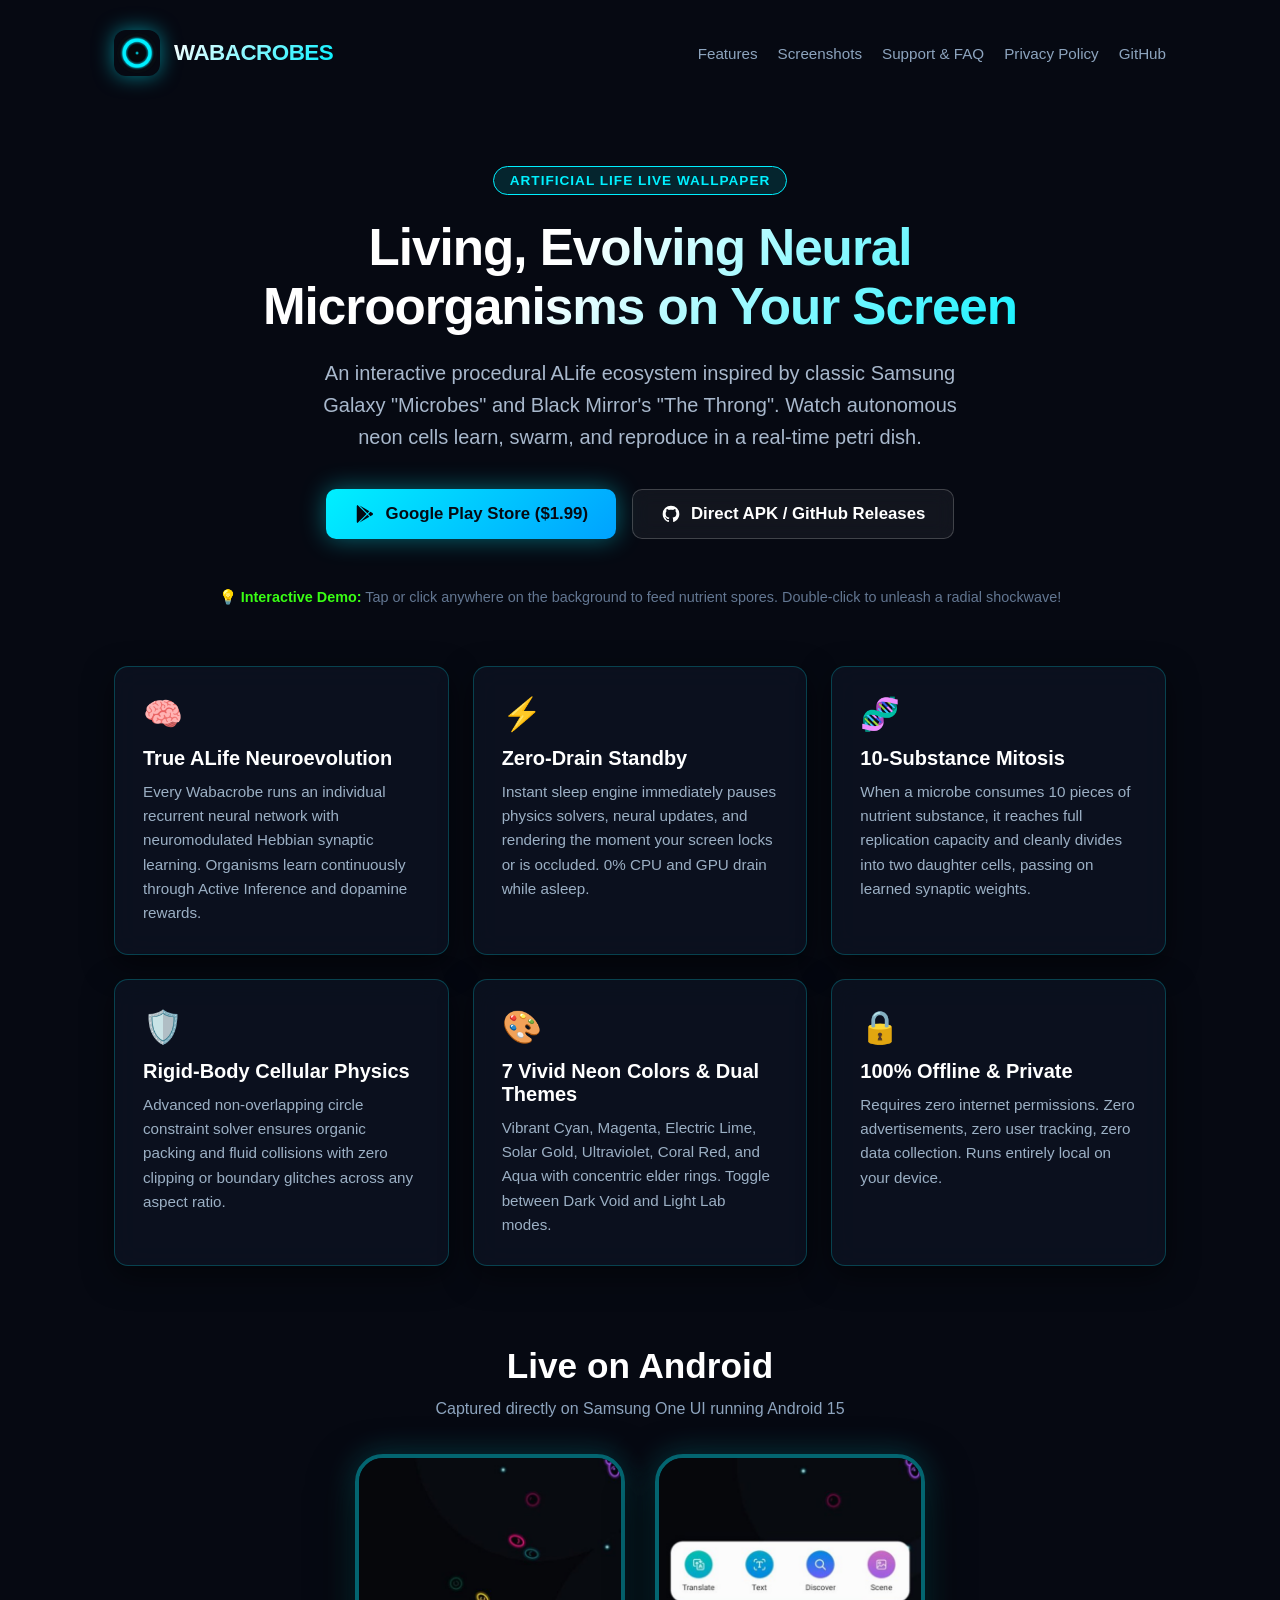
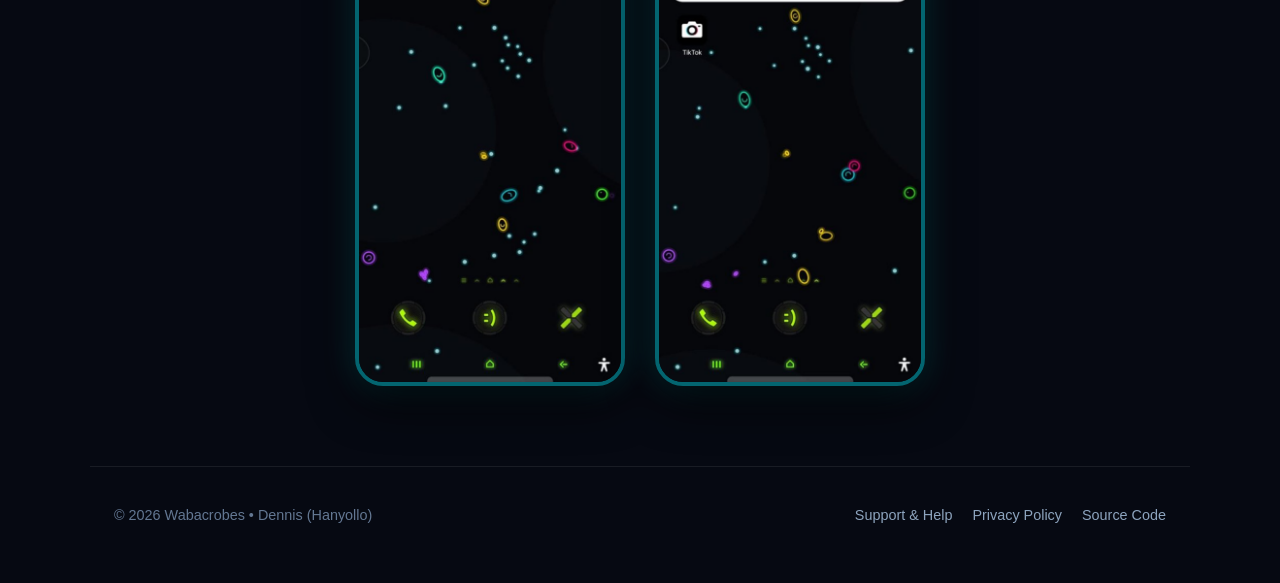
<file: index.html>
<!DOCTYPE html>
<html lang="en">
<head>
  <meta charset="UTF-8">
  <meta name="viewport" content="width=device-width, initial-scale=1.0">
  <title>Wabacrobes — Autonomous ALife Live Wallpaper</title>
  <link rel="icon" type="image/png" href="assets/icon.png">
  <style>
    :root {
      --bg: #060912;
      --card-bg: rgba(13, 19, 33, 0.82);
      --border: rgba(0, 240, 255, 0.22);
      --text: #e0e6ed;
      --cyan: #00f0ff;
      --magenta: #ff007f;
      --lime: #39ff14;
      --gold: #ffb800;
    }
    * { box-sizing: border-box; margin: 0; padding: 0; }
    body {
      background: var(--bg);
      color: var(--text);
      font-family: -apple-system, BlinkMacSystemFont, "Segoe UI", Roboto, Oxygen, Ubuntu, Cantarell, sans-serif;
      overflow-x: hidden;
      min-height: 100vh;
      position: relative;
    }
    #sim-canvas {
      position: fixed;
      top: 0;
      left: 0;
      width: 100vw;
      height: 100vh;
      z-index: 0;
      pointer-events: auto;
    }
    .content-overlay {
      position: relative;
      z-index: 1;
      pointer-events: none;
    }
    .clickable {
      pointer-events: auto;
    }
    header {
      max-width: 1100px;
      margin: 0 auto;
      padding: 30px 24px;
      display: flex;
      justify-content: space-between;
      align-items: center;
    }
    .brand {
      display: flex;
      align-items: center;
      gap: 14px;
      text-decoration: none;
      color: #fff;
    }
    .brand img {
      width: 46px;
      height: 46px;
      border-radius: 12px;
      box-shadow: 0 0 20px rgba(0, 240, 255, 0.5);
    }
    .brand span {
      font-size: 1.4rem;
      font-weight: 800;
      letter-spacing: -0.5px;
      background: linear-gradient(135deg, #fff, var(--cyan));
      -webkit-background-clip: text;
      -webkit-text-fill-color: transparent;
    }
    nav {
      display: flex;
      gap: 20px;
    }
    nav a {
      color: #8da4be;
      text-decoration: none;
      font-size: 0.95rem;
      font-weight: 500;
      transition: color 0.2s;
    }
    nav a:hover {
      color: var(--cyan);
    }
    .hero {
      max-width: 900px;
      margin: 60px auto 40px;
      text-align: center;
      padding: 0 24px;
    }
    .badge {
      display: inline-block;
      padding: 6px 16px;
      background: rgba(0, 240, 255, 0.12);
      border: 1px solid var(--cyan);
      border-radius: 50px;
      color: var(--cyan);
      font-size: 0.85rem;
      font-weight: 600;
      text-transform: uppercase;
      letter-spacing: 1px;
      margin-bottom: 24px;
    }
    h1 {
      font-size: 3.2rem;
      font-weight: 900;
      line-height: 1.15;
      margin-bottom: 20px;
      letter-spacing: -1px;
      background: linear-gradient(135deg, #ffffff 40%, #00f0ff 100%);
      -webkit-background-clip: text;
      -webkit-text-fill-color: transparent;
    }
    .tagline {
      font-size: 1.25rem;
      color: #a8b8cc;
      max-width: 680px;
      margin: 0 auto 36px;
      line-height: 1.6;
    }
    .btn-group {
      display: flex;
      justify-content: center;
      gap: 16px;
      flex-wrap: wrap;
      margin-bottom: 50px;
    }
    .btn {
      display: inline-flex;
      align-items: center;
      gap: 10px;
      padding: 14px 28px;
      border-radius: 10px;
      font-size: 1.05rem;
      font-weight: 600;
      text-decoration: none;
      transition: all 0.25s ease;
      cursor: pointer;
    }
    .btn-primary {
      background: linear-gradient(135deg, var(--cyan), #00a2ff);
      color: #060912;
      box-shadow: 0 0 25px rgba(0, 240, 255, 0.4);
    }
    .btn-primary:hover {
      box-shadow: 0 0 35px rgba(0, 240, 255, 0.7);
      transform: translateY(-2px);
    }
    .btn-secondary {
      background: rgba(255, 255, 255, 0.05);
      border: 1px solid rgba(255, 255, 255, 0.2);
      color: #fff;
      backdrop-filter: blur(10px);
    }
    .btn-secondary:hover {
      border-color: var(--cyan);
      color: var(--cyan);
      transform: translateY(-2px);
    }
    .interactive-tip {
      font-size: 0.9rem;
      color: #637792;
      margin-bottom: 60px;
    }
    .interactive-tip strong {
      color: var(--lime);
    }
    .features-grid {
      max-width: 1100px;
      margin: 0 auto 80px;
      padding: 0 24px;
      display: grid;
      grid-template-columns: repeat(auto-fit, minmax(310px, 1fr));
      gap: 24px;
    }
    .feature-card {
      background: var(--card-bg);
      border: 1px solid var(--border);
      border-radius: 14px;
      padding: 28px;
      backdrop-filter: blur(14px);
      box-shadow: 0 10px 30px rgba(0, 0, 0, 0.5);
      transition: transform 0.2s, border-color 0.2s;
    }
    .feature-card:hover {
      transform: translateY(-4px);
      border-color: var(--cyan);
    }
    .feature-icon {
      font-size: 2rem;
      margin-bottom: 14px;
      display: inline-block;
    }
    .feature-card h3 {
      font-size: 1.25rem;
      color: #fff;
      margin-bottom: 10px;
    }
    .feature-card p {
      color: #9cb0c5;
      font-size: 0.95rem;
      line-height: 1.6;
    }
    .preview-section {
      max-width: 980px;
      margin: 0 auto 80px;
      padding: 0 24px;
      text-align: center;
    }
    .preview-section h2 {
      font-size: 2.2rem;
      color: #fff;
      margin-bottom: 14px;
    }
    .screenshots-container {
      display: flex;
      justify-content: center;
      gap: 30px;
      flex-wrap: wrap;
      margin-top: 36px;
    }
    .screen-mockup {
      width: 270px;
      border-radius: 28px;
      border: 4px solid rgba(0, 240, 255, 0.4);
      box-shadow: 0 16px 45px rgba(0, 0, 0, 0.8), 0 0 30px rgba(0, 240, 255, 0.25);
      overflow: hidden;
      transition: transform 0.3s;
    }
    .screen-mockup:hover {
      transform: scale(1.03);
    }
    .screen-mockup img {
      width: 100%;
      height: auto;
      display: block;
    }
    footer {
      max-width: 1100px;
      margin: 0 auto;
      padding: 40px 24px 60px;
      border-top: 1px solid rgba(255, 255, 255, 0.08);
      display: flex;
      justify-content: space-between;
      align-items: center;
      flex-wrap: wrap;
      gap: 20px;
      color: #637792;
      font-size: 0.9rem;
    }
    footer a {
      color: #8da4be;
      text-decoration: none;
    }
    footer a:hover {
      color: var(--cyan);
    }
    @media (max-width: 768px) {
      h1 { font-size: 2.3rem; }
      .tagline { font-size: 1.1rem; }
      nav { display: none; }
    }
  </style>
</head>
<body>
  <!-- Interactive ALife Background Simulation -->
  <canvas id="sim-canvas"></canvas>

  <div class="content-overlay">
    <header class="clickable">
      <a href="index.html" class="brand">
        <img src="assets/icon.png" alt="Wabacrobes Logo">
        <span>WABACROBES</span>
      </a>
      <nav>
        <a href="#features">Features</a>
        <a href="#preview">Screenshots</a>
        <a href="support.html">Support & FAQ</a>
        <a href="privacy.html">Privacy Policy</a>
        <a href="https://github.com/wakie88/Wabacrobes" target="_blank">GitHub</a>
      </nav>
    </header>

    <section class="hero">
      <div class="badge">Artificial Life Live Wallpaper</div>
      <h1>Living, Evolving Neural Microorganisms on Your Screen</h1>
      <p class="tagline">
        An interactive procedural ALife ecosystem inspired by classic Samsung Galaxy "Microbes" and Black Mirror's "The Throng". Watch autonomous neon cells learn, swarm, and reproduce in a real-time petri dish.
      </p>

      <div class="btn-group clickable">
        <a href="https://play.google.com/store/apps/details?id=com.Wabakipi.wabacrobes" class="btn btn-primary" target="_blank">
          <svg width="22" height="22" viewBox="0 0 24 24" fill="currentColor">
            <path d="M3,20.5V3.5C3,2.91 3.34,2.39 3.84,2.15L13.69,12L3.84,21.85C3.34,21.6 3,21.09 3,20.5M16.81,15.12L6.05,21.34L14.54,12.85L16.81,15.12M20.16,10.81C20.5,11.08 20.75,11.5 20.75,12C20.75,12.5 20.5,12.92 20.16,13.19L17.89,14.5L15.39,12L17.89,9.5L20.16,10.81M6.05,2.66L16.81,8.88L14.54,11.15L6.05,2.66Z"/>
          </svg>
          Google Play Store ($1.99)
        </a>
        <a href="https://github.com/wakie88/Wabacrobes/releases/tag/v0.1" class="btn btn-secondary" target="_blank">
          <svg width="20" height="20" viewBox="0 0 24 24" fill="currentColor">
            <path d="M12,2A10,10 0 0,0 2,12C2,16.42 4.87,20.17 8.84,21.5C9.34,21.58 9.5,21.27 9.5,21C9.5,20.77 9.5,20.14 9.5,19.31C6.73,19.91 6.14,17.97 6.14,17.97C5.68,16.81 5.03,16.5 5.03,16.5C4.12,15.88 5.1,15.9 5.1,15.9C6.1,15.97 6.63,16.93 6.63,16.93C7.5,18.45 8.97,18 9.54,17.76C9.63,17.11 9.89,16.67 10.17,16.42C7.95,16.17 5.62,15.31 5.62,11.5C5.62,10.39 6,9.5 6.65,8.79C6.55,8.54 6.2,7.5 6.75,6.15C6.75,6.15 7.59,5.88 9.5,7.17C10.29,6.95 11.15,6.84 12,6.84C12.85,6.84 13.71,6.95 14.5,7.17C16.41,5.88 17.25,6.15 17.25,6.15C17.8,7.5 17.45,8.54 17.35,8.79C18,9.5 18.38,10.39 18.38,11.5C18.38,15.32 16.04,16.16 13.81,16.41C14.17,16.72 14.5,17.33 14.5,18.26C14.5,19.6 14.5,20.68 14.5,21C14.5,21.27 14.66,21.59 15.17,21.5C19.14,20.16 22,16.42 22,12A10,10 0 0,0 12,2Z"/>
          </svg>
          Direct APK / GitHub Releases
        </a>
      </div>

      <p class="interactive-tip clickable">
        💡 <strong>Interactive Demo:</strong> Tap or click anywhere on the background to feed nutrient spores. Double-click to unleash a radial shockwave!
      </p>
    </section>

    <section id="features" class="features-grid clickable">
      <div class="feature-card">
        <span class="feature-icon">🧠</span>
        <h3>True ALife Neuroevolution</h3>
        <p>Every Wabacrobe runs an individual recurrent neural network with neuromodulated Hebbian synaptic learning. Organisms learn continuously through Active Inference and dopamine rewards.</p>
      </div>

      <div class="feature-card">
        <span class="feature-icon">⚡</span>
        <h3>Zero-Drain Standby</h3>
        <p>Instant sleep engine immediately pauses physics solvers, neural updates, and rendering the moment your screen locks or is occluded. 0% CPU and GPU drain while asleep.</p>
      </div>

      <div class="feature-card">
        <span class="feature-icon">🧬</span>
        <h3>10-Substance Mitosis</h3>
        <p>When a microbe consumes 10 pieces of nutrient substance, it reaches full replication capacity and cleanly divides into two daughter cells, passing on learned synaptic weights.</p>
      </div>

      <div class="feature-card">
        <span class="feature-icon">🛡️</span>
        <h3>Rigid-Body Cellular Physics</h3>
        <p>Advanced non-overlapping circle constraint solver ensures organic packing and fluid collisions with zero clipping or boundary glitches across any aspect ratio.</p>
      </div>

      <div class="feature-card">
        <span class="feature-icon">🎨</span>
        <h3>7 Vivid Neon Colors & Dual Themes</h3>
        <p>Vibrant Cyan, Magenta, Electric Lime, Solar Gold, Ultraviolet, Coral Red, and Aqua with concentric elder rings. Toggle between Dark Void and Light Lab modes.</p>
      </div>

      <div class="feature-card">
        <span class="feature-icon">🔒</span>
        <h3>100% Offline & Private</h3>
        <p>Requires zero internet permissions. Zero advertisements, zero user tracking, zero data collection. Runs entirely local on your device.</p>
      </div>
    </section>

    <section id="preview" class="preview-section clickable">
      <h2>Live on Android</h2>
      <p style="color: #8da4be;">Captured directly on Samsung One UI running Android 15</p>

      <div class="screenshots-container">
        <div class="screen-mockup">
          <img src="assets/screenshot-1.png" alt="Wabacrobes Home Screen Live Wallpaper">
        </div>
        <div class="screen-mockup">
          <img src="assets/screenshot-2.png" alt="Wabacrobes Wallpaper Preview Screen">
        </div>
      </div>
    </section>

    <footer class="clickable">
      <div>© 2026 Wabacrobes • Dennis (Hanyollo)</div>
      <div style="display: flex; gap: 20px;">
        <a href="support.html">Support & Help</a>
        <a href="privacy.html">Privacy Policy</a>
        <a href="https://github.com/wakie88/Wabacrobes" target="_blank">Source Code</a>
      </div>
    </footer>
  </div>

  <!-- Simulation scripts -->
  <script src="assets/js/alife-brain.js"></script>
  <script src="assets/js/physics-solver.js"></script>
  <script src="assets/js/wabacrobes-engine.js"></script>
  <script>
    window.addEventListener('DOMContentLoaded', () => {
      const canvas = document.getElementById('sim-canvas');
      const engine = new WabacrobesEngine(canvas, {
        targetFps: 60,
        enableTouch: true,
        defaultTheme: 'dark'
      });
      window.simEngine = engine;

      // Single tap feeding on canvas click
      let lastTap = 0;
      canvas.addEventListener('pointerdown', (e) => {
        const now = Date.now();
        if (now - lastTap < 300) {
          engine.shockwave(e.clientX, e.clientY);
        } else {
          engine.feed(e.clientX, e.clientY);
        }
        lastTap = now;
      });
    });
  </script>
</body>
</html>
</file>
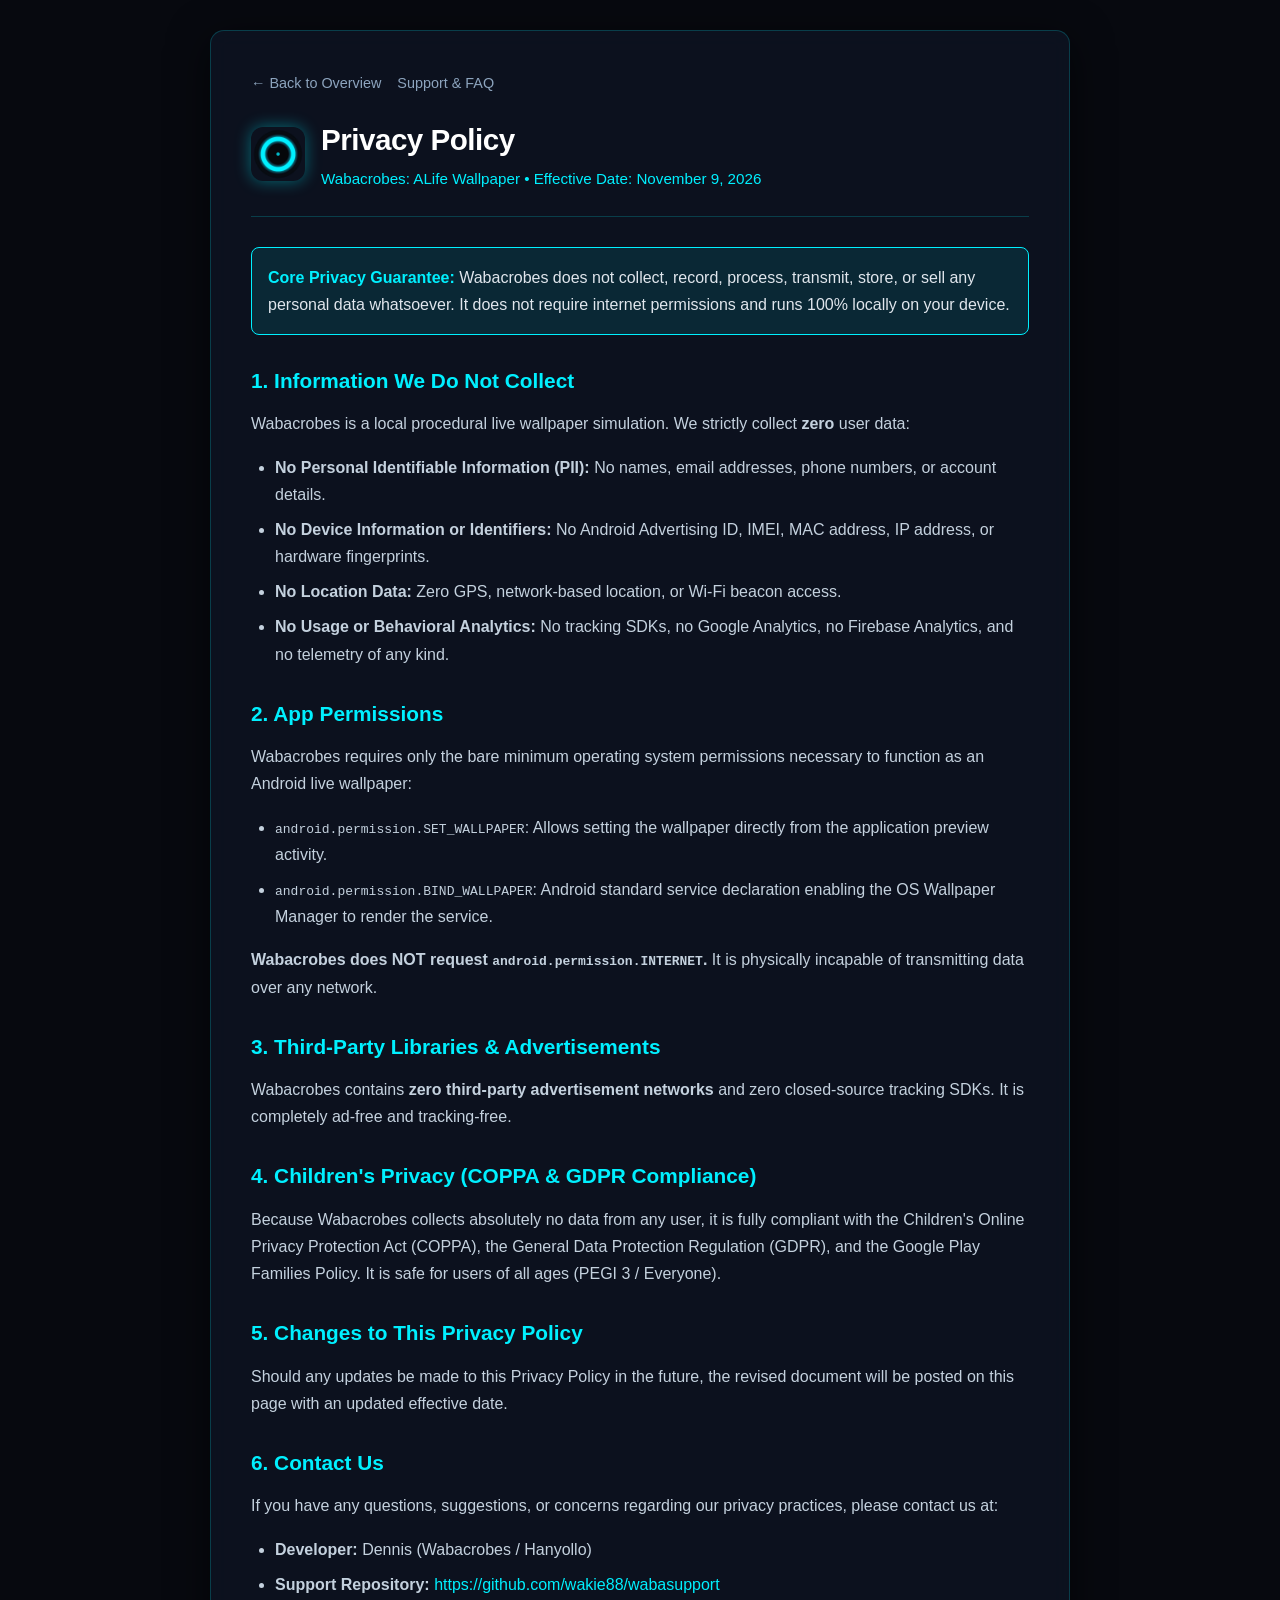
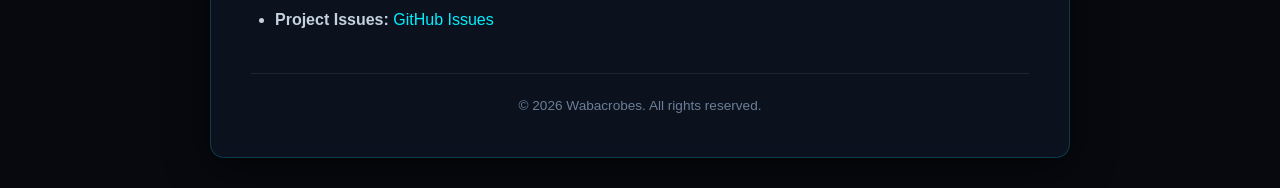
<file: privacy.html>
<!DOCTYPE html>
<html lang="en">
<head>
  <meta charset="UTF-8">
  <meta name="viewport" content="width=device-width, initial-scale=1.0">
  <title>Privacy Policy — Wabacrobes: ALife Wallpaper</title>
  <link rel="icon" type="image/png" href="assets/icon.png">
  <style>
    :root {
      --bg: #07090f;
      --card-bg: rgba(13, 19, 33, 0.85);
      --border: rgba(0, 240, 255, 0.2);
      --text: #e0e6ed;
      --heading: #ffffff;
      --accent-cyan: #00f0ff;
      --accent-magenta: #ff007f;
      --accent-lime: #39ff14;
    }
    * { box-sizing: border-box; margin: 0; padding: 0; }
    body {
      background: var(--bg);
      color: var(--text);
      font-family: -apple-system, BlinkMacSystemFont, "Segoe UI", Roboto, Oxygen, Ubuntu, Cantarell, sans-serif;
      line-height: 1.7;
      padding: 30px 20px;
    }
    .container {
      max-width: 860px;
      margin: 0 auto;
      background: var(--card-bg);
      border: 1px solid var(--border);
      border-radius: 14px;
      padding: 40px;
      backdrop-filter: blur(10px);
      box-shadow: 0 10px 40px rgba(0, 0, 0, 0.6);
    }
    header {
      display: flex;
      align-items: center;
      gap: 16px;
      border-bottom: 1px solid var(--border);
      padding-bottom: 24px;
      margin-bottom: 30px;
    }
    header img {
      width: 54px;
      height: 54px;
      border-radius: 12px;
      box-shadow: 0 0 16px rgba(0, 240, 255, 0.4);
    }
    h1 {
      color: var(--heading);
      font-size: 1.85rem;
      letter-spacing: -0.5px;
    }
    .subtitle {
      color: var(--accent-cyan);
      font-size: 0.95rem;
      font-weight: 500;
    }
    h2 {
      color: var(--accent-cyan);
      font-size: 1.3rem;
      margin: 28px 0 12px;
      display: flex;
      align-items: center;
      gap: 8px;
    }
    p, ul {
      margin-bottom: 16px;
      color: #c4d1de;
    }
    ul {
      padding-left: 24px;
    }
    li {
      margin-bottom: 8px;
    }
    .highlight-badge {
      background: rgba(0, 240, 255, 0.1);
      border: 1px solid var(--accent-cyan);
      border-radius: 8px;
      padding: 16px;
      margin: 20px 0;
    }
    .highlight-badge strong {
      color: var(--accent-cyan);
    }
    a {
      color: var(--accent-cyan);
      text-decoration: none;
      transition: color 0.2s;
    }
    a:hover {
      color: var(--accent-magenta);
      text-decoration: underline;
    }
    .nav-bar {
      margin-bottom: 20px;
      display: flex;
      gap: 16px;
    }
    .nav-bar a {
      color: #8da4be;
      font-size: 0.9rem;
    }
    .nav-bar a:hover {
      color: var(--accent-cyan);
    }
    footer {
      text-align: center;
      margin-top: 40px;
      padding-top: 20px;
      border-top: 1px solid rgba(255, 255, 255, 0.08);
      color: #6b7f96;
      font-size: 0.85rem;
    }
  </style>
</head>
<body>
  <div class="container">
    <div class="nav-bar">
      <a href="index.html">← Back to Overview</a>
      <a href="support.html">Support & FAQ</a>
    </div>

    <header>
      <img src="assets/icon.png" alt="Wabacrobes Logo">
      <div>
        <h1>Privacy Policy</h1>
        <div class="subtitle">Wabacrobes: ALife Wallpaper • Effective Date: November 9, 2026</div>
      </div>
    </header>

    <div class="highlight-badge">
      <strong>Core Privacy Guarantee:</strong> Wabacrobes does not collect, record, process, transmit, store, or sell any personal data whatsoever. It does not require internet permissions and runs 100% locally on your device.
    </div>

    <h2>1. Information We Do Not Collect</h2>
    <p>Wabacrobes is a local procedural live wallpaper simulation. We strictly collect <strong>zero</strong> user data:</p>
    <ul>
      <li><strong>No Personal Identifiable Information (PII):</strong> No names, email addresses, phone numbers, or account details.</li>
      <li><strong>No Device Information or Identifiers:</strong> No Android Advertising ID, IMEI, MAC address, IP address, or hardware fingerprints.</li>
      <li><strong>No Location Data:</strong> Zero GPS, network-based location, or Wi-Fi beacon access.</li>
      <li><strong>No Usage or Behavioral Analytics:</strong> No tracking SDKs, no Google Analytics, no Firebase Analytics, and no telemetry of any kind.</li>
    </ul>

    <h2>2. App Permissions</h2>
    <p>Wabacrobes requires only the bare minimum operating system permissions necessary to function as an Android live wallpaper:</p>
    <ul>
      <li><code>android.permission.SET_WALLPAPER</code>: Allows setting the wallpaper directly from the application preview activity.</li>
      <li><code>android.permission.BIND_WALLPAPER</code>: Android standard service declaration enabling the OS Wallpaper Manager to render the service.</li>
    </ul>
    <p><strong>Wabacrobes does NOT request <code>android.permission.INTERNET</code>.</strong> It is physically incapable of transmitting data over any network.</p>

    <h2>3. Third-Party Libraries & Advertisements</h2>
    <p>Wabacrobes contains <strong>zero third-party advertisement networks</strong> and zero closed-source tracking SDKs. It is completely ad-free and tracking-free.</p>

    <h2>4. Children's Privacy (COPPA & GDPR Compliance)</h2>
    <p>Because Wabacrobes collects absolutely no data from any user, it is fully compliant with the Children's Online Privacy Protection Act (COPPA), the General Data Protection Regulation (GDPR), and the Google Play Families Policy. It is safe for users of all ages (PEGI 3 / Everyone).</p>

    <h2>5. Changes to This Privacy Policy</h2>
    <p>Should any updates be made to this Privacy Policy in the future, the revised document will be posted on this page with an updated effective date.</p>

    <h2>6. Contact Us</h2>
    <p>If you have any questions, suggestions, or concerns regarding our privacy practices, please contact us at:</p>
    <ul>
      <li><strong>Developer:</strong> Dennis (Wabacrobes / Hanyollo)</li>
      <li><strong>Support Repository:</strong> <a href="https://github.com/wakie88/wabasupport">https://github.com/wakie88/wabasupport</a></li>
      <li><strong>Project Issues:</strong> <a href="https://github.com/wakie88/wabasupport/issues">GitHub Issues</a></li>
    </ul>

    <footer>
      © 2026 Wabacrobes. All rights reserved.
    </footer>
  </div>
</body>
</html>
</file>
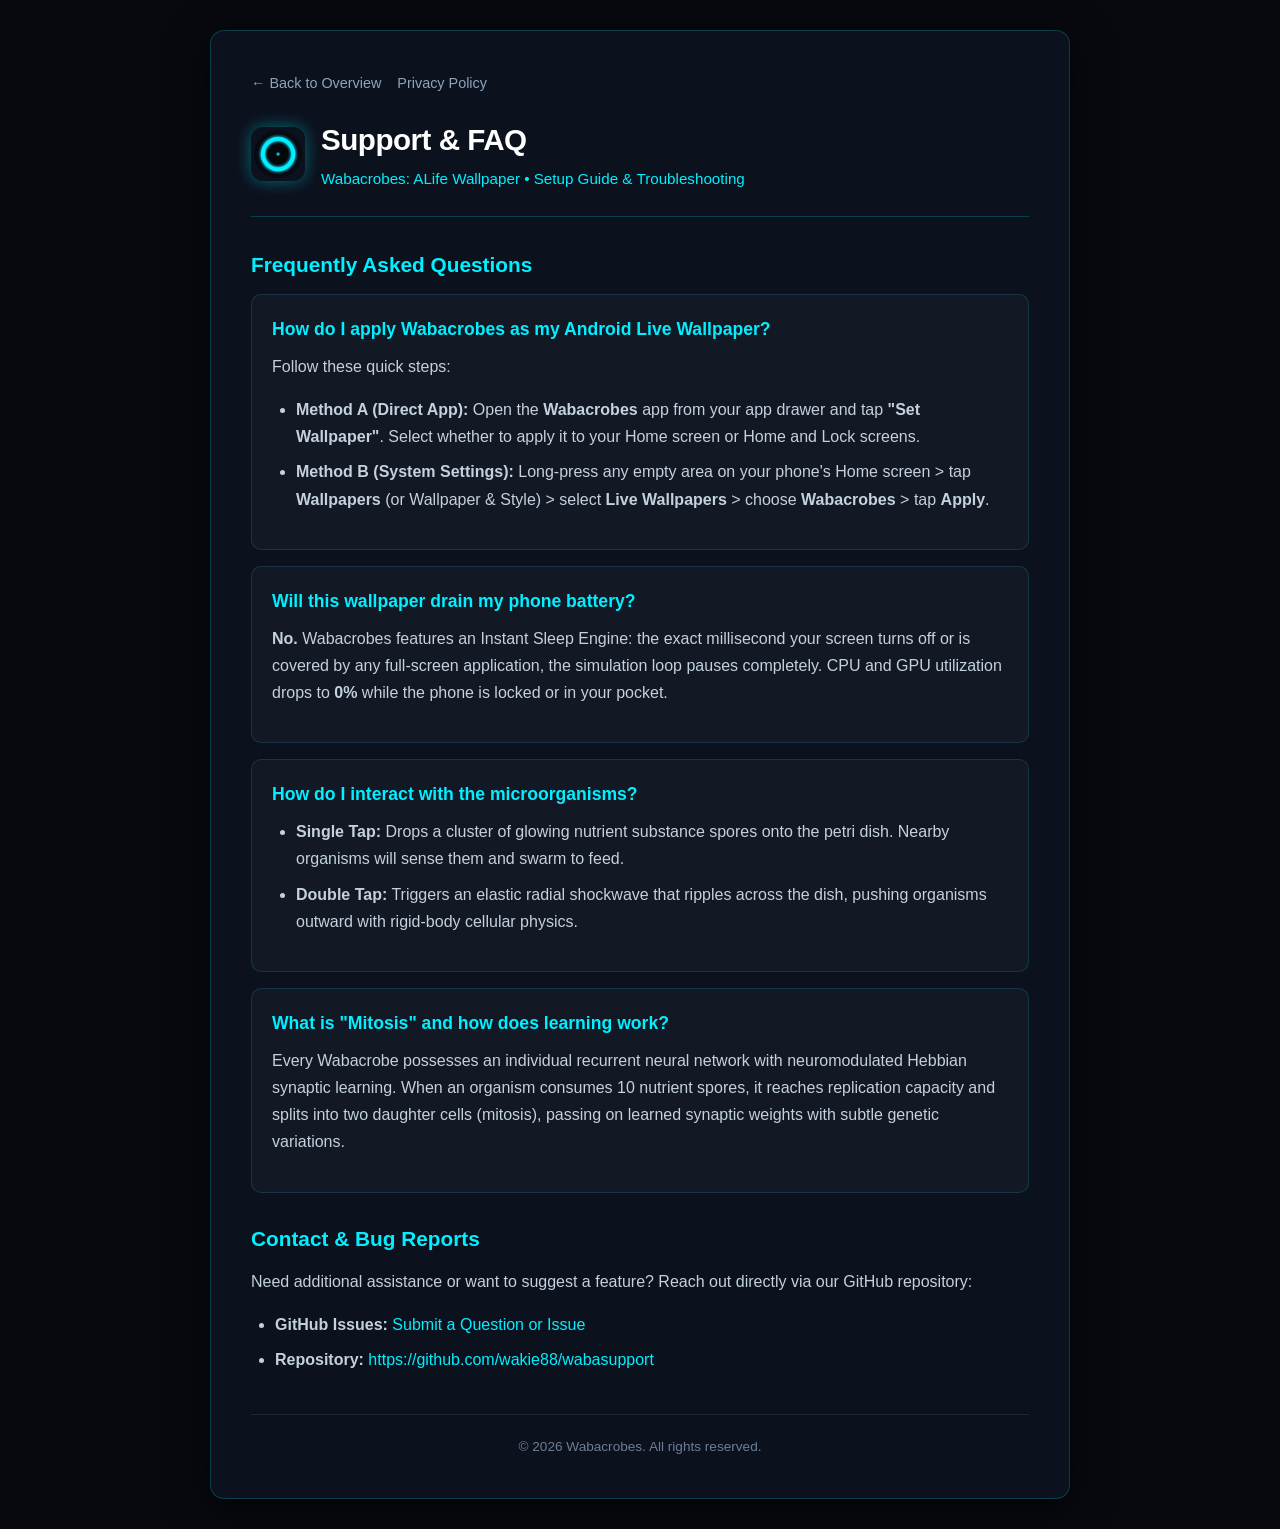
<file: support.html>
<!DOCTYPE html>
<html lang="en">
<head>
  <meta charset="UTF-8">
  <meta name="viewport" content="width=device-width, initial-scale=1.0">
  <title>Support & Help Center — Wabacrobes: ALife Wallpaper</title>
  <link rel="icon" type="image/png" href="assets/icon.png">
  <style>
    :root {
      --bg: #07090f;
      --card-bg: rgba(13, 19, 33, 0.85);
      --border: rgba(0, 240, 255, 0.2);
      --text: #e0e6ed;
      --heading: #ffffff;
      --accent-cyan: #00f0ff;
      --accent-magenta: #ff007f;
      --accent-lime: #39ff14;
    }
    * { box-sizing: border-box; margin: 0; padding: 0; }
    body {
      background: var(--bg);
      color: var(--text);
      font-family: -apple-system, BlinkMacSystemFont, "Segoe UI", Roboto, Oxygen, Ubuntu, Cantarell, sans-serif;
      line-height: 1.7;
      padding: 30px 20px;
    }
    .container {
      max-width: 860px;
      margin: 0 auto;
      background: var(--card-bg);
      border: 1px solid var(--border);
      border-radius: 14px;
      padding: 40px;
      backdrop-filter: blur(10px);
      box-shadow: 0 10px 40px rgba(0, 0, 0, 0.6);
    }
    header {
      display: flex;
      align-items: center;
      gap: 16px;
      border-bottom: 1px solid var(--border);
      padding-bottom: 24px;
      margin-bottom: 30px;
    }
    header img {
      width: 54px;
      height: 54px;
      border-radius: 12px;
      box-shadow: 0 0 16px rgba(0, 240, 255, 0.4);
    }
    h1 {
      color: var(--heading);
      font-size: 1.85rem;
      letter-spacing: -0.5px;
    }
    .subtitle {
      color: var(--accent-cyan);
      font-size: 0.95rem;
      font-weight: 500;
    }
    h2 {
      color: var(--accent-cyan);
      font-size: 1.3rem;
      margin: 28px 0 12px;
    }
    h3 {
      color: #fff;
      font-size: 1.1rem;
      margin: 18px 0 8px;
    }
    p, ul {
      margin-bottom: 16px;
      color: #c4d1de;
    }
    ul {
      padding-left: 24px;
    }
    li {
      margin-bottom: 8px;
    }
    .faq-card {
      background: rgba(255, 255, 255, 0.03);
      border: 1px solid rgba(0, 240, 255, 0.15);
      border-radius: 10px;
      padding: 20px;
      margin-bottom: 16px;
    }
    .faq-card h3 {
      margin-top: 0;
      color: var(--accent-cyan);
    }
    a {
      color: var(--accent-cyan);
      text-decoration: none;
      transition: color 0.2s;
    }
    a:hover {
      color: var(--accent-magenta);
      text-decoration: underline;
    }
    .nav-bar {
      margin-bottom: 20px;
      display: flex;
      gap: 16px;
    }
    .nav-bar a {
      color: #8da4be;
      font-size: 0.9rem;
    }
    .nav-bar a:hover {
      color: var(--accent-cyan);
    }
    footer {
      text-align: center;
      margin-top: 40px;
      padding-top: 20px;
      border-top: 1px solid rgba(255, 255, 255, 0.08);
      color: #6b7f96;
      font-size: 0.85rem;
    }
  </style>
</head>
<body>
  <div class="container">
    <div class="nav-bar">
      <a href="index.html">← Back to Overview</a>
      <a href="privacy.html">Privacy Policy</a>
    </div>

    <header>
      <img src="assets/icon.png" alt="Wabacrobes Logo">
      <div>
        <h1>Support & FAQ</h1>
        <div class="subtitle">Wabacrobes: ALife Wallpaper • Setup Guide & Troubleshooting</div>
      </div>
    </header>

    <h2>Frequently Asked Questions</h2>

    <div class="faq-card">
      <h3>How do I apply Wabacrobes as my Android Live Wallpaper?</h3>
      <p>Follow these quick steps:</p>
      <ul>
        <li><strong>Method A (Direct App):</strong> Open the <strong>Wabacrobes</strong> app from your app drawer and tap <strong>"Set Wallpaper"</strong>. Select whether to apply it to your Home screen or Home and Lock screens.</li>
        <li><strong>Method B (System Settings):</strong> Long-press any empty area on your phone's Home screen &gt; tap <strong>Wallpapers</strong> (or Wallpaper & Style) &gt; select <strong>Live Wallpapers</strong> &gt; choose <strong>Wabacrobes</strong> &gt; tap <strong>Apply</strong>.</li>
      </ul>
    </div>

    <div class="faq-card">
      <h3>Will this wallpaper drain my phone battery?</h3>
      <p><strong>No.</strong> Wabacrobes features an Instant Sleep Engine: the exact millisecond your screen turns off or is covered by any full-screen application, the simulation loop pauses completely. CPU and GPU utilization drops to <strong>0%</strong> while the phone is locked or in your pocket.</p>
    </div>

    <div class="faq-card">
      <h3>How do I interact with the microorganisms?</h3>
      <ul>
        <li><strong>Single Tap:</strong> Drops a cluster of glowing nutrient substance spores onto the petri dish. Nearby organisms will sense them and swarm to feed.</li>
        <li><strong>Double Tap:</strong> Triggers an elastic radial shockwave that ripples across the dish, pushing organisms outward with rigid-body cellular physics.</li>
      </ul>
    </div>

    <div class="faq-card">
      <h3>What is "Mitosis" and how does learning work?</h3>
      <p>Every Wabacrobe possesses an individual recurrent neural network with neuromodulated Hebbian synaptic learning. When an organism consumes 10 nutrient spores, it reaches replication capacity and splits into two daughter cells (mitosis), passing on learned synaptic weights with subtle genetic variations.</p>
    </div>

    <h2>Contact & Bug Reports</h2>
    <p>Need additional assistance or want to suggest a feature? Reach out directly via our GitHub repository:</p>
    <ul>
      <li><strong>GitHub Issues:</strong> <a href="https://github.com/wakie88/wabasupport/issues">Submit a Question or Issue</a></li>
      <li><strong>Repository:</strong> <a href="https://github.com/wakie88/wabasupport">https://github.com/wakie88/wabasupport</a></li>
    </ul>

    <footer>
      © 2026 Wabacrobes. All rights reserved.
    </footer>
  </div>
</body>
</html>
</file>
